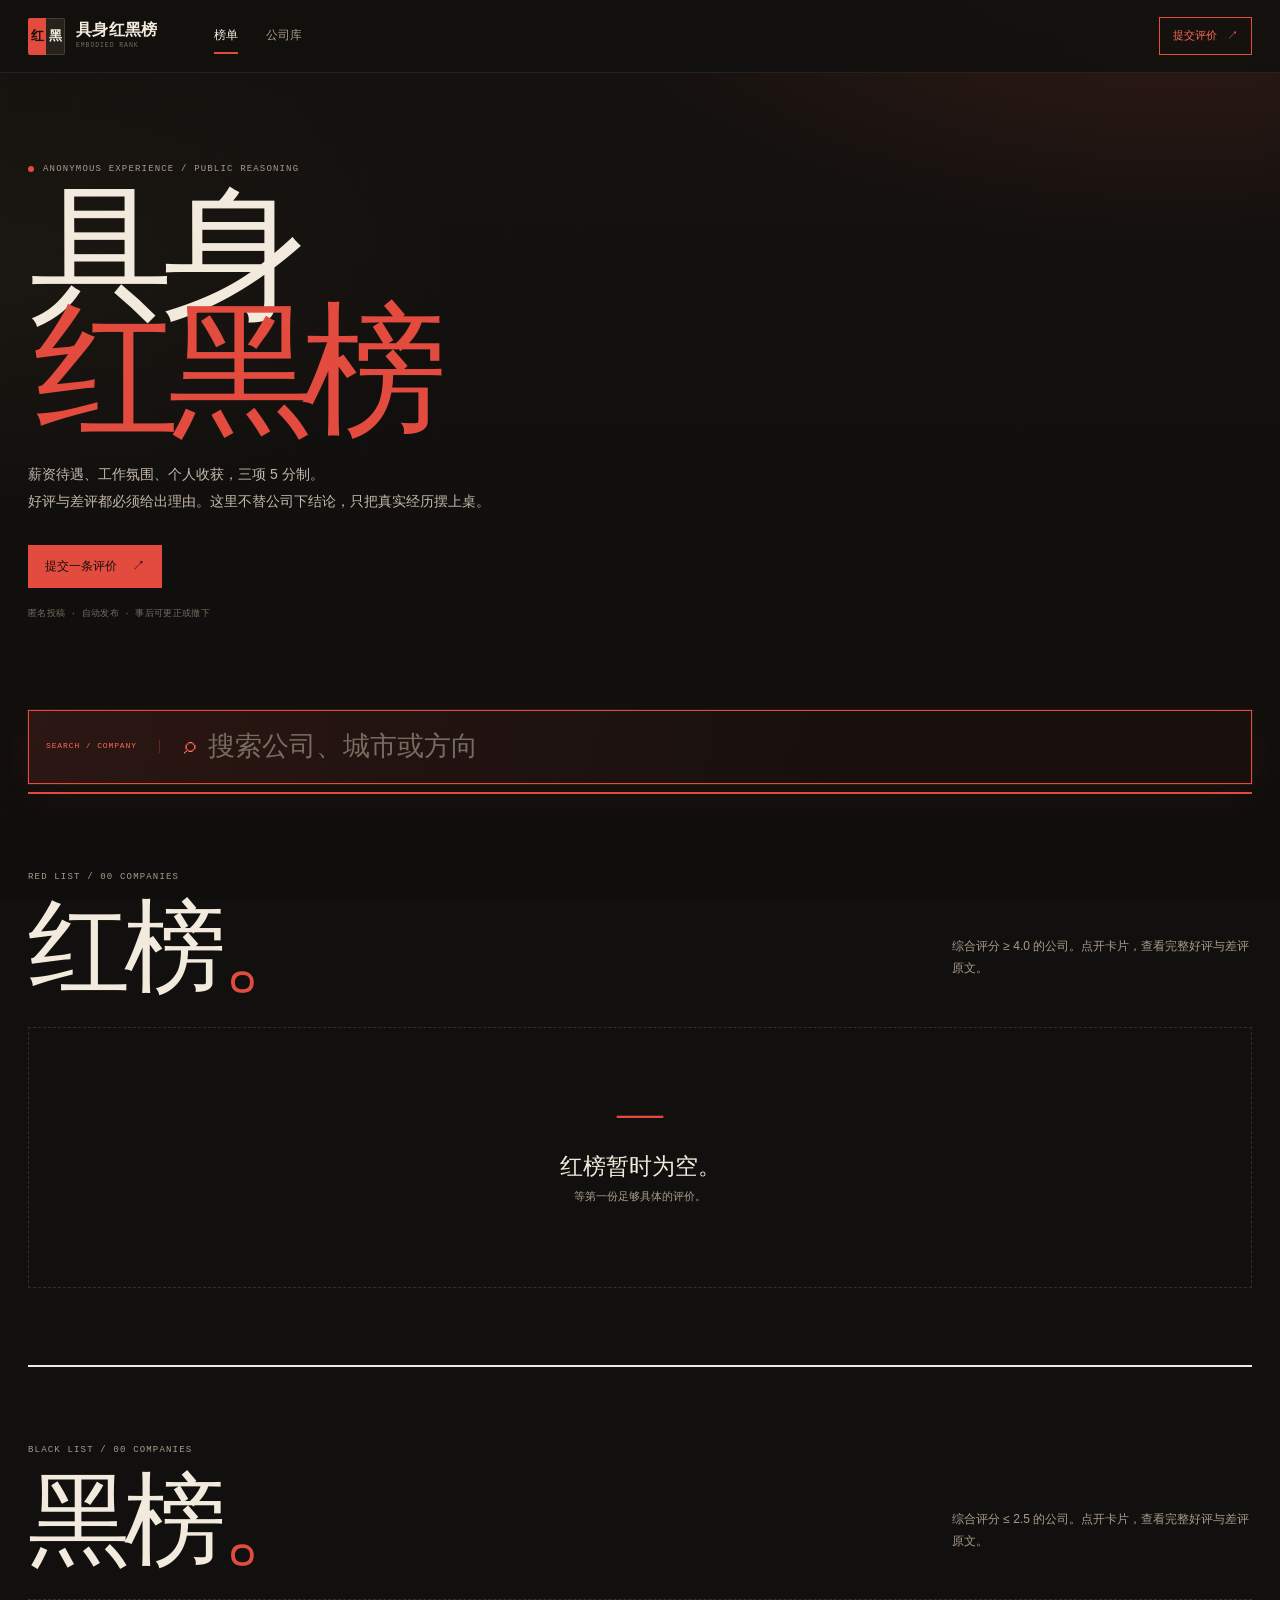
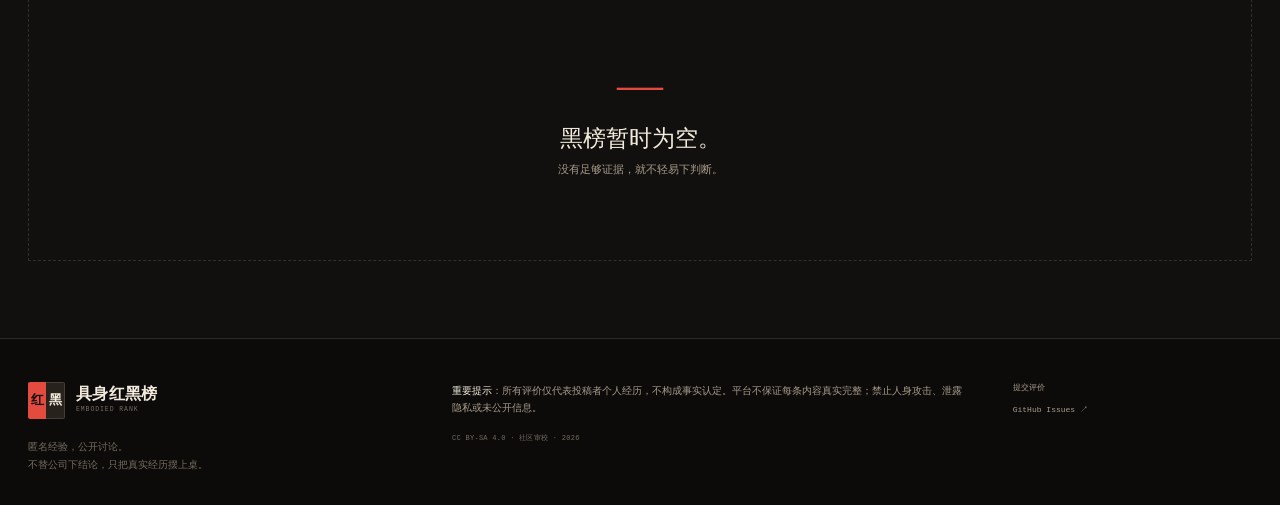
<file: index.html>
<!doctype html>
<html lang="zh-CN" class="no-js">
<head>
  <meta charset="utf-8">
  <meta name="viewport" content="width=device-width, initial-scale=1">
  <title>具身红黑榜 · 具身智能公司匿名评价</title>
  <meta name="description" content="具身红黑榜：匿名收录具身智能公司的薪资待遇、工作氛围与个人收获评价。好评与差评都要给理由。">
  <meta name="theme-color" content="#12100e">
  <meta name="color-scheme" content="dark">
  <meta property="og:type" content="website">
  <meta property="og:site_name" content="具身红黑榜">
  <meta property="og:locale" content="zh_CN">
  <meta property="og:title" content="具身红黑榜 · 具身智能公司匿名评价">
  <meta property="og:description" content="薪资、氛围、成长三项 5 分制。好评与差评都保留理由。">
  <meta property="og:url" content="https://dreamfallenflowers.github.io/embodied-redblack/">
  <meta property="og:image" content="https://dreamfallenflowers.github.io/embodied-redblack/assets/img/og-cover.png">
  <meta name="twitter:card" content="summary_large_image">
  <meta name="twitter:title" content="具身红黑榜 · 具身智能公司匿名评价">
  <meta name="twitter:description" content="薪资、氛围、成长三项 5 分制。好评与差评都保留理由。">
  <meta name="twitter:image" content="https://dreamfallenflowers.github.io/embodied-redblack/assets/img/og-cover.png">
  <link rel="canonical" href="https://dreamfallenflowers.github.io/embodied-redblack/">
  <link rel="icon" href="assets/img/favicon.svg" type="image/svg+xml">
  <link rel="stylesheet" href="assets/css/styles.css?v=20261112-6">
  <script>document.documentElement.classList.replace('no-js','js');</script>
</head>
<body>
  <a class="skip-link" href="#main">跳到主要内容</a>
  <div class="backdrop" aria-hidden="true"></div>

  <header class="site-header" id="site-header">
    <div class="header-inner wrap">
      <a class="brand" href="#/" aria-label="具身红黑榜首页">
        <span class="brand-mark" aria-hidden="true"><b>红</b><i>黑</i></span>
        <span class="brand-copy"><strong>具身红黑榜</strong><small>EMBODIED RANK</small></span>
      </a>
      <nav class="primary-nav" aria-label="主导航">
        <a href="#/" data-nav="home">榜单</a>
        <a href="#/companies" data-nav="companies">公司库</a>
      </nav>
      <div class="header-actions">
        <a class="header-submit" href="#/submit">提交评价 <span>↗</span></a>
        <button class="menu-toggle" type="button" aria-label="打开菜单" aria-expanded="false" data-menu-toggle>
          <span></span><span></span>
        </button>
      </div>
    </div>
    <div class="mobile-menu" id="mobile-menu">
      <a href="#/">榜单</a>
      <a href="#/companies">公司库</a>
      <a href="#/submit">提交评价</a>
    </div>
  </header>

  <main id="main" tabindex="-1">
    <div class="app-loading">
      <span class="loading-mark" aria-hidden="true"></span>
      <p>正在整理评价…</p>
    </div>
  </main>

  <footer class="site-footer">
    <div class="footer-inner wrap">
      <div class="footer-brand">
        <a class="brand" href="#/" aria-label="具身红黑榜首页">
          <span class="brand-mark" aria-hidden="true"><b>红</b><i>黑</i></span>
          <span class="brand-copy"><strong>具身红黑榜</strong><small>EMBODIED RANK</small></span>
        </a>
        <p>匿名经验，公开讨论。<br>不替公司下结论，只把真实经历摆上桌。</p>
      </div>
      <div class="footer-note">
        <p><strong>重要提示</strong>：所有评价仅代表投稿者个人经历，不构成事实认定。平台不保证每条内容真实完整；禁止人身攻击、泄露隐私或未公开信息。</p>
        <p class="footer-meta">CC BY-SA 4.0 · 社区审校 · <span data-year></span></p>
      </div>
      <div class="footer-links">
        <a href="#/submit">提交评价</a>
        <a href="https://github.com/DreamFallenFlowers/embodied-redblack/issues" target="_blank" rel="noopener">GitHub Issues ↗</a>
      </div>
    </div>
  </footer>

  <div class="toast-region" id="toast-region" aria-live="polite"></div>
  <script src="assets/js/config.js?v=20261112-6"></script>
  <script src="assets/js/data.js?v=20261112-6"></script>
  <script src="assets/js/app.js?v=20261112-6"></script>
</body>
</html>
</file>
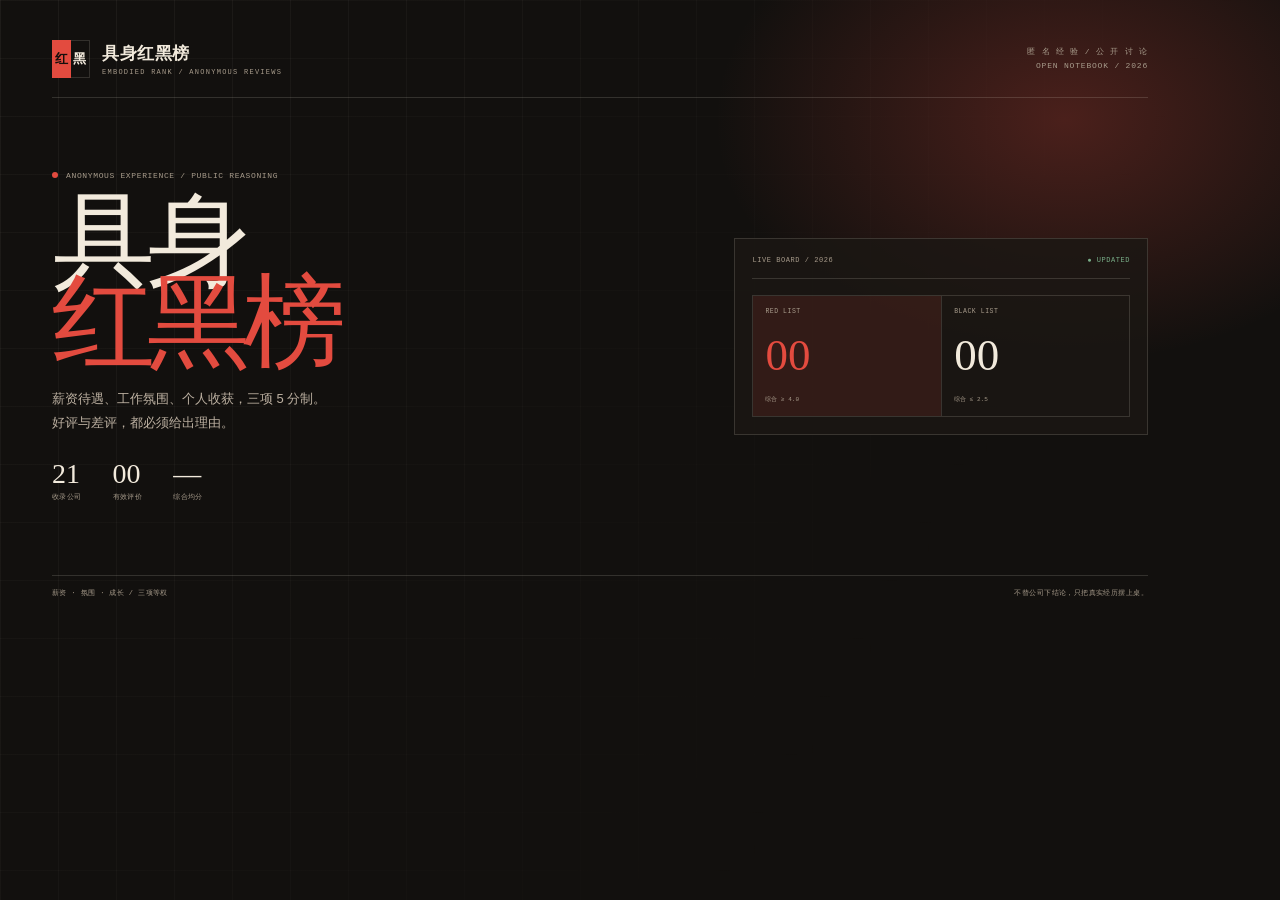
<file: scripts/og-template.html>
<!doctype html>
<html lang="zh-CN">
<head>
<meta charset="utf-8">
<style>
  :root { --bg:#12100e; --ink:#f2eadc; --muted:#a79b8b; --red:#e34b3f; --gold:#d4a45e; --line:rgba(242,234,220,.15); --serif:"Songti SC","STSong","Noto Serif SC",Georgia,serif; --sans:"PingFang SC","Microsoft YaHei",sans-serif; --mono:Consolas,monospace; }
  * { box-sizing:border-box; }
  body { width:1200px; height:630px; margin:0; overflow:hidden; background:var(--bg); color:var(--ink); font-family:var(--sans); }
  .grid { position:absolute; inset:0; background-image:linear-gradient(to right,rgba(242,234,220,.055) 1px,transparent 1px),linear-gradient(to bottom,rgba(242,234,220,.04) 1px,transparent 1px); background-size:58px 58px; mask-image:linear-gradient(120deg,#000,transparent 72%); }
  .glow { position:absolute; width:750px; height:520px; right:-160px; top:-140px; background:radial-gradient(ellipse,rgba(227,75,63,.27),transparent 66%); }
  .frame { position:relative; height:100%; padding:40px 52px 32px; display:flex; flex-direction:column; }
  .top { display:flex; justify-content:space-between; align-items:center; padding-bottom:19px; border-bottom:1px solid var(--line); }
  .brand { display:flex; gap:12px; align-items:center; }
  .mark { display:flex; width:38px; height:38px; font-family:var(--serif); font-weight:700; font-size:13px; }
  .mark b,.mark i { display:grid; place-items:center; flex:1; font-style:normal; }
  .mark b { background:var(--red); color:#150f0c; }
  .mark i { border:1px solid var(--line); border-left:0; color:var(--ink); }
  .brand strong { display:block; font-family:var(--serif); font-size:17px; letter-spacing:.03em; }
  .brand small { display:block; margin-top:3px; color:var(--muted); font-family:var(--mono); font-size:7px; letter-spacing:.18em; }
  .top-meta { color:var(--muted); font-family:var(--mono); font-size:8px; letter-spacing:.1em; line-height:1.8; text-align:right; }
  .main { flex:1; display:grid; grid-template-columns:1.2fr .8fr; gap:62px; align-items:center; }
  .kicker { display:flex; align-items:center; gap:8px; color:var(--muted); font-family:var(--mono); font-size:8px; letter-spacing:.08em; }
  .kicker i { width:6px; height:6px; border-radius:50%; background:var(--red); }
  h1 { margin:21px 0 0; font-family:var(--serif); font-size:103px; line-height:.79; letter-spacing:-.075em; font-weight:500; }
  h1 em { display:block; color:var(--red); font-style:normal; }
  .lede { margin:24px 0 0; max-width:500px; color:#bcb0a1; font-size:13px; line-height:1.85; }
  .stats { display:flex; gap:31px; margin-top:25px; }
  .stats strong { display:block; font-family:var(--serif); font-size:28px; line-height:1; font-weight:500; }
  .stats span { display:block; margin-top:5px; color:var(--muted); font-family:var(--mono); font-size:6.5px; letter-spacing:.06em; }
  .board { border:1px solid var(--line); background:rgba(27,23,19,.8); padding:17px; }
  .board-top { display:flex; justify-content:space-between; padding-bottom:14px; border-bottom:1px solid var(--line); color:var(--muted); font-family:var(--mono); font-size:7px; letter-spacing:.08em; }
  .board-top b { color:#79ae88; font-weight:400; }
  .split { display:grid; grid-template-columns:1fr 1fr; border:1px solid var(--line); margin-top:16px; }
  .half { min-height:120px; padding:12px; display:flex; flex-direction:column; justify-content:space-between; }
  .half + .half { border-left:1px solid var(--line); }
  .half.red { background:rgba(227,75,63,.12); }
  .half span { color:var(--muted); font-family:var(--mono); font-size:6.5px; letter-spacing:.08em; }
  .half strong { font-family:var(--serif); font-size:45px; line-height:.85; font-weight:500; }
  .half.red strong { color:var(--red); }
  .half small { color:var(--muted); font-family:var(--mono); font-size:6px; }
  .foot { display:flex; justify-content:space-between; border-top:1px solid var(--line); padding-top:12px; color:var(--muted); font-family:var(--mono); font-size:7px; letter-spacing:.06em; }
</style>
</head>
<body>
  <div class="grid"></div><div class="glow"></div>
  <div class="frame">
    <div class="top">
      <div class="brand"><span class="mark"><b>红</b><i>黑</i></span><div><strong>具身红黑榜</strong><small>EMBODIED RANK / ANONYMOUS REVIEWS</small></div></div>
      <div class="top-meta">匿 名 经 验 / 公 开 讨 论<br>OPEN NOTEBOOK / 2026</div>
    </div>
    <div class="main">
      <div>
        <div class="kicker"><i></i>ANONYMOUS EXPERIENCE / PUBLIC REASONING</div>
        <h1>具身<em>红黑榜</em></h1>
        <p class="lede">薪资待遇、工作氛围、个人收获，三项 5 分制。<br>好评与差评，都必须给出理由。</p>
        <div class="stats">
          <div><strong>21</strong><span>收录公司</span></div>
          <div><strong>00</strong><span>有效评价</span></div>
          <div><strong>—</strong><span>综合均分</span></div>
        </div>
      </div>
      <div class="board">
        <div class="board-top"><span>LIVE BOARD / 2026</span><b>● UPDATED</b></div>
        <div class="split">
          <div class="half red"><span>RED LIST</span><strong>00</strong><small>综合 ≥ 4.0</small></div>
          <div class="half"><span>BLACK LIST</span><strong>00</strong><small>综合 ≤ 2.5</small></div>
        </div>
      </div>
    </div>
    <div class="foot"><span>薪资 · 氛围 · 成长 / 三项等权</span><span>不替公司下结论，只把真实经历摆上桌。</span></div>
  </div>
</body>
</html>
</file>
<file: assets/css/styles.css>
:root {
  --bg: #12100e;
  --bg-deep: #0c0b0a;
  --panel: #1a1713;
  --panel-2: #211d18;
  --ink: #f2eadc;
  --muted: #a79b8b;
  --muted-2: #766c60;
  --red: #e34b3f;
  --red-bright: #ff6a57;
  --red-deep: #8b2923;
  --good: #79ae88;
  --gold: #d4a45e;
  --line: rgba(242, 234, 220, 0.14);
  --line-soft: rgba(242, 234, 220, 0.08);
  --serif: "Songti SC", "STSong", "Noto Serif SC", "SimSun", Georgia, serif;
  --sans: "PingFang SC", "Microsoft YaHei", -apple-system, BlinkMacSystemFont, sans-serif;
  --mono: "Cascadia Code", Consolas, "SFMono-Regular", monospace;
  --wrap: 1240px;
  --radius: 2px;
}

* { box-sizing: border-box; }
html { scroll-behavior: smooth; color-scheme: dark; }
body {
  margin: 0;
  background: var(--bg);
  color: var(--ink);
  font-family: var(--sans);
  font-size: 14px;
  line-height: 1.6;
  -webkit-font-smoothing: antialiased;
  overflow-x: hidden;
}
body.is-locked { overflow: hidden; }
a { color: inherit; text-decoration: none; }
button, input, select, textarea { font: inherit; }
button { color: inherit; }
img { max-width: 100%; display: block; }
::selection { background: var(--red); color: #140f0c; }

.sr-only {
  position: absolute; width: 1px; height: 1px; padding: 0; margin: -1px;
  overflow: hidden; clip: rect(0, 0, 0, 0); white-space: nowrap; border: 0;
}
.skip-link {
  position: fixed; z-index: 100; top: -60px; left: 16px; padding: 10px 14px;
  background: var(--ink); color: var(--bg); font-size: 12px; transition: top .2s;
}
.skip-link:focus { top: 12px; }
.wrap { width: min(100% - 56px, var(--wrap)); margin: 0 auto; }
.backdrop {
  position: fixed; inset: 0; z-index: -2; pointer-events: none;
  background:
    radial-gradient(ellipse 70% 48% at 92% -4%, rgba(227, 75, 63, .16), transparent 65%),
    radial-gradient(ellipse 52% 38% at 0% 30%, rgba(212, 164, 94, .045), transparent 70%),
    linear-gradient(180deg, #15120f 0%, var(--bg) 42%, #100e0c 100%);
}
.backdrop::after {
  content: ""; position: absolute; inset: 0; opacity: .3;
  background-image: linear-gradient(to right, rgba(242,234,220,.035) 1px, transparent 1px),
    linear-gradient(to bottom, rgba(242,234,220,.025) 1px, transparent 1px);
  background-size: 72px 72px;
  mask-image: linear-gradient(120deg, #000 0%, transparent 68%);
}
.eyebrow {
  display: flex; align-items: center; gap: 9px; margin: 0;
  font-family: var(--mono); font-size: 9px; line-height: 1.4;
  letter-spacing: .13em; text-transform: uppercase; color: var(--muted);
}
.eyebrow-dot { width: 6px; height: 6px; border-radius: 50%; background: var(--red); flex: 0 0 auto; }

/* ------------------------------------------------------------- header */
.site-header {
  position: sticky; top: 0; z-index: 30;
  background: rgba(18, 16, 14, .88);
  border-bottom: 1px solid var(--line-soft);
  backdrop-filter: blur(17px);
}
.header-inner {
  min-height: 72px; display: flex; align-items: center; gap: 38px;
}
.brand { display: inline-flex; align-items: center; gap: 11px; flex: 0 0 auto; }
.brand-mark {
  width: 37px; height: 37px; display: flex; overflow: hidden; border-radius: 2px;
  font-family: var(--serif); font-size: 13px; font-weight: 700;
}
.brand-mark b, .brand-mark i { display: grid; place-items: center; flex: 1; font-style: normal; }
.brand-mark b { background: var(--red); color: #150f0c; }
.brand-mark i { background: #27221c; color: var(--ink); border: 1px solid var(--line); border-left: 0; }
.brand-copy { display: flex; flex-direction: column; line-height: 1.05; }
.brand-copy strong { font-family: var(--serif); font-size: 16px; letter-spacing: .02em; font-weight: 600; }
.brand-copy small { margin-top: 4px; font-family: var(--mono); font-size: 6.5px; letter-spacing: .14em; color: var(--muted-2); }
.primary-nav { display: flex; align-items: center; gap: 28px; margin-left: 18px; }
.primary-nav a {
  position: relative; padding: 8px 0; color: var(--muted); font-size: 12px; transition: color .2s;
}
.primary-nav a:hover { color: var(--ink); }
.primary-nav a.is-active { color: var(--ink); }
.primary-nav a.is-active::after {
  content: ""; position: absolute; left: 0; right: 0; bottom: 0; height: 2px; background: var(--red);
}
.header-actions { display: flex; align-items: center; gap: 10px; margin-left: auto; }
.header-submit {
  display: inline-flex; align-items: center; gap: 10px; padding: 9px 13px;
  border: 1px solid var(--red); color: var(--red-bright); font-size: 11px;
  transition: background .2s, color .2s;
}
.header-submit:hover { background: var(--red); color: #150f0c; }
.menu-toggle { display: none; width: 38px; height: 38px; padding: 10px; border: 1px solid var(--line); background: transparent; }
.menu-toggle span { display: block; height: 1px; margin: 4px 0; background: var(--ink); }
.mobile-menu { display: none; }

/* --------------------------------------------------------------- hero */
.hero {
  display: grid; grid-template-columns: minmax(0, 1.08fr) minmax(380px, .92fr);
  gap: clamp(38px, 7vw, 110px); align-items: end;
  padding-top: clamp(58px, 8vw, 112px); padding-bottom: clamp(64px, 9vw, 126px);
}
.hero-copy { max-width: 690px; }
.hero--simple {
  display: block;
  padding-top: clamp(54px, 7vw, 92px);
  padding-bottom: clamp(48px, 6vw, 76px);
}
.hero--simple .hero-copy { max-width: 860px; }
.home-search {
  padding-top: 12px;
  padding-bottom: 8px;
}
.home-search-box {
  position: relative;
  display: flex;
  align-items: center;
  gap: 24px;
  min-height: 74px;
  padding: 13px 17px;
  border: 1px solid var(--red);
  background: linear-gradient(90deg, rgba(227,75,63,.13), rgba(227,75,63,.035) 66%);
  box-shadow: 0 0 0 1px rgba(227,75,63,.12), 0 12px 46px rgba(227,75,63,.07);
}
.home-search-label {
  flex: 0 0 auto;
  padding-right: 22px;
  border-right: 1px solid rgba(227,75,63,.32);
  color: var(--red-bright);
  font-family: var(--mono);
  font-size: 8px;
  letter-spacing: .11em;
}
.home-search-field { display: flex; align-items: center; gap: 12px; flex: 1; min-width: 0; }
.home-search-field i { color: var(--red-bright); font-family: var(--mono); font-size: 23px; font-style: normal; line-height: 1; }
.home-search-field input {
  width: 100%;
  min-width: 0;
  padding: 0;
  border: 0;
  outline: 0;
  background: transparent;
  color: var(--ink);
  font-family: var(--serif);
  font-size: clamp(20px, 2.2vw, 27px);
  line-height: 1.3;
}
.home-search-field input::placeholder { color: var(--muted-2); }
.home-search-field input:focus { color: var(--ink); }
#home-search-count { flex: 0 0 auto; color: var(--muted-2); font-family: var(--mono); font-size: 8px; }
.search-results { padding-top: 32px !important; }
.search-results .section-head { border-bottom: 1px solid var(--line); padding-bottom: 18px; }
.search-results .company-index-grid { margin-top: 13px; }
.search-results .empty-state { margin-top: 20px; }
.hero h1 {
  margin: 23px 0 0; font-family: var(--serif); font-size: clamp(86px, 11.3vw, 158px);
  line-height: .8; letter-spacing: -.075em; font-weight: 500;
}
.hero h1 em { color: var(--red); font-style: normal; display: inline-block; margin-left: .04em; }
.hero-lede {
  max-width: 520px; margin: 31px 0 0; color: #c3b8aa; font-size: 14px; line-height: 1.95;
}
.hero-actions { display: flex; flex-wrap: wrap; gap: 10px; margin-top: 30px; }
.hero-note { margin: 20px 0 0; color: var(--muted-2); font-family: var(--mono); font-size: 8.5px; letter-spacing: .04em; }
.button {
  display: inline-flex; align-items: center; justify-content: space-between; gap: 15px;
  min-height: 43px; padding: 0 16px; border: 1px solid transparent;
  font-size: 11.5px; line-height: 1; transition: background .2s, color .2s, border-color .2s;
}
.button span { font-family: var(--mono); font-size: 13px; }
.button--red { background: var(--red); border-color: var(--red); color: #160f0c; }
.button--red:hover { background: var(--red-bright); border-color: var(--red-bright); }
.button--ghost { border-color: var(--line); color: var(--ink); background: transparent; }
.button--ghost:hover { border-color: var(--ink); background: var(--ink); color: var(--bg); }

.hero-board {
  position: relative; padding: 20px; border: 1px solid var(--line);
  background: linear-gradient(145deg, #1d1914, #15120f 72%);
  box-shadow: 0 24px 70px rgba(0,0,0,.35);
  overflow: hidden;
}
.hero-board::before {
  content: ""; position: absolute; inset: 0; pointer-events: none; opacity: .55;
  background: radial-gradient(circle at 100% 0, rgba(227,75,63,.2), transparent 42%);
}
.board-top, .board-live { position: relative; display: flex; align-items: center; justify-content: space-between; }
.board-top {
  padding-bottom: 17px; border-bottom: 1px solid var(--line-soft);
  font-family: var(--mono); font-size: 8px; letter-spacing: .12em; color: var(--muted-2);
}
.board-live { gap: 6px; color: var(--good); }
.board-live i { width: 5px; height: 5px; border-radius: 50%; background: var(--good); }
.board-numbers { position: relative; display: grid; grid-template-columns: repeat(3, 1fr); padding: 23px 0 21px; }
.board-numbers > div { display: flex; flex-direction: column; gap: 4px; border-right: 1px solid var(--line-soft); padding-left: 18px; }
.board-numbers > div:first-child { padding-left: 0; }
.board-numbers > div:last-child { border-right: 0; }
.board-numbers strong { font-family: var(--serif); font-size: 40px; line-height: .9; font-weight: 500; letter-spacing: -.04em; }
.board-numbers span { font-family: var(--mono); font-size: 7.5px; letter-spacing: .08em; color: var(--muted-2); }
.board-split { position: relative; display: grid; grid-template-columns: 1fr 1fr; border: 1px solid var(--line); }
.board-half { min-height: 119px; padding: 14px; display: flex; flex-direction: column; justify-content: space-between; transition: background .2s; }
.board-half + .board-half { border-left: 1px solid var(--line); }
.board-half:hover { background: rgba(242,234,220,.045); }
.board-half--red { background: rgba(227,75,63,.11); }
.board-half--black { background: rgba(242,234,220,.02); }
.board-half span, .board-half small { font-family: var(--mono); font-size: 7.5px; letter-spacing: .1em; color: var(--muted-2); }
.board-half strong { font-family: var(--serif); font-size: 48px; line-height: .9; font-weight: 500; }
.board-half--red strong { color: var(--red-bright); }
.board-half--black strong { color: var(--ink); }
.board-half small { text-transform: uppercase; }
.board-foot {
  display: flex; justify-content: space-between; gap: 10px; padding-top: 14px;
  font-family: var(--mono); font-size: 7px; letter-spacing: .05em; color: var(--muted-2);
}

/* --------------------------------------------------------------- demos */
.demo-banner {
  display: flex; align-items: center; gap: 13px; margin-bottom: 6px; padding: 12px 15px;
  border: 1px solid rgba(212,164,94,.35); background: rgba(212,164,94,.055);
  font-size: 11px; color: #cbbcaa;
}
.demo-banner p { margin: 0; flex: 1; line-height: 1.6; }
.demo-banner a { white-space: nowrap; color: var(--gold); font-family: var(--mono); font-size: 8.5px; }
.demo-mark, .demo-chip {
  display: inline-flex; align-items: center; justify-content: center;
  border: 1px solid rgba(212,164,94,.45); color: var(--gold);
  font-family: var(--mono); font-size: 7px; line-height: 1; letter-spacing: .08em;
  padding: 4px 5px; white-space: nowrap;
}
.demo-chip { vertical-align: middle; }

/* ------------------------------------------------------------- section */
.section { padding-top: clamp(64px, 8vw, 112px); padding-bottom: 0; }
.list-section {
  padding-top: clamp(48px, 6vw, 78px);
  padding-bottom: clamp(48px, 6vw, 78px);
  border-top: 1px solid var(--line);
}
.list-section--red { border-top: 2px solid var(--red); }
.list-section--black { border-top: 2px solid var(--ink); }
.list-section .section-head h2 { font-size: clamp(58px, 8vw, 104px); }
.list-section .section-head h2 span { color: var(--red); }
.list-section .section-aside { max-width: 300px; padding-bottom: 7px; }
.list-section .company-list {
  margin-top: 28px;
  grid-template-columns: repeat(auto-fit, minmax(380px, 1fr));
}
.list-section .empty-state { margin-top: 28px; }
.section-head { display: flex; align-items: flex-end; justify-content: space-between; gap: 38px; }
.section-head .eyebrow { margin-bottom: 15px; }
.section-title, .section-head h2 {
  margin: 0; font-family: var(--serif); font-size: clamp(44px, 5.2vw, 68px);
  line-height: .98; letter-spacing: -.055em; font-weight: 500;
}
.section-title em, .section-head h2 em { color: var(--red); font-style: normal; }
.section-aside { max-width: 330px; padding-bottom: 4px; color: var(--muted); font-size: 12px; line-height: 1.85; }
.section-aside p { margin: 0 0 16px; }
.section-aside--inline { max-width: 260px; padding: 0; }
.section-head--compact { align-items: center; }
.section-title--small { font-size: clamp(30px, 3.2vw, 42px); }
.text-link { display: inline-flex; align-items: center; gap: 8px; color: var(--ink); font-family: var(--mono); font-size: 8.5px; letter-spacing: .05em; border-bottom: 1px solid var(--muted-2); padding-bottom: 3px; }
.text-link:hover { color: var(--red-bright); border-color: var(--red); }

/* ------------------------------------------------------------ board */
.board-tools {
  display: flex; align-items: center; justify-content: space-between; gap: 18px;
  margin-top: 39px; padding: 12px 0; border-top: 1px solid var(--line); border-bottom: 1px solid var(--line);
}
.tabs { display: flex; flex-wrap: wrap; align-items: center; gap: 3px; }
.tab {
  padding: 8px 10px; border: 1px solid transparent; background: transparent;
  color: var(--muted); font-size: 11px; cursor: pointer; transition: color .2s, border-color .2s, background .2s;
}
.tab span { margin-left: 4px; color: var(--muted-2); font-family: var(--mono); font-size: 8px; }
.tab:hover { color: var(--ink); }
.tab.is-active { border-color: var(--line); background: var(--ink); color: var(--bg); }
.tab.is-active span { color: rgba(18,16,14,.55); }
.board-controls { display: flex; align-items: center; gap: 8px; }
.search-field { position: relative; display: block; }
.search-field input {
  width: 218px; height: 34px; padding: 0 30px 0 10px; border: 1px solid var(--line);
  border-radius: 0; outline: 0; background: transparent; color: var(--ink); font-size: 10.5px;
}
.search-field input::placeholder { color: var(--muted-2); }
.search-field input:focus { border-color: var(--red); }
.search-field i { position: absolute; right: 9px; top: 6px; color: var(--muted-2); font-style: normal; font-size: 16px; pointer-events: none; }
select {
  height: 34px; padding: 0 28px 0 10px; border: 1px solid var(--line); border-radius: 0;
  background: var(--panel); color: var(--ink); font-size: 10.5px; outline: 0;
  color-scheme: dark;
}
select:focus { border-color: var(--red); }
select option {
  background-color: #1b1713;
  color: #f2eadc;
}
select option:disabled { color: #766c60; }

.custom-select { position: relative; }
.custom-select-trigger {
  width: 100%; min-height: 38px; display: flex; align-items: center; justify-content: space-between;
  gap: 10px; padding: 8px 10px; border: 1px solid var(--line); border-radius: 0;
  background: rgba(242,234,220,.035); color: var(--ink); font-size: 12px; text-align: left; cursor: pointer;
}
.custom-select-trigger:hover { border-color: rgba(242,234,220,.3); }
.custom-select-trigger[aria-expanded="true"] { border-color: var(--red); background: rgba(242,234,220,.05); }
.custom-select-trigger i { color: var(--muted); font-family: var(--mono); font-size: 13px; font-style: normal; }
.custom-select-menu {
  position: absolute; z-index: 40; top: calc(100% + 4px); left: 0; right: 0;
  padding: 4px; border: 1px solid var(--red); background: #1b1713;
  box-shadow: 0 18px 38px rgba(0,0,0,.5); max-height: 224px; overflow-y: auto;
}
.custom-option {
  display: block; width: 100%; padding: 9px 10px; border: 0; border-radius: 0;
  background: transparent; color: #f2eadc; font-size: 11.5px; text-align: left; cursor: pointer;
}
.custom-option:hover, .custom-option:focus-visible { outline: 0; background: rgba(227,75,63,.16); }
.custom-option[aria-selected="true"] { background: var(--red); color: #160f0c; }
.company-list { display: grid; grid-template-columns: repeat(2, minmax(0, 1fr)); gap: 10px; margin-top: 14px; }
.company-card {
  position: relative; display: flex; flex-direction: column; min-height: 272px; padding: 19px;
  border: 1px solid var(--line); background: rgba(26,23,19,.74);
  transition: border-color .2s, background .2s, transform .25s;
}
.company-card:hover { transform: translateY(-3px); border-color: rgba(227,75,63,.58); background: #1e1a16; }
.company-card.is-red { border-top: 2px solid var(--red); }
.company-card.is-black { border-top: 2px solid #e9dfd0; }
.company-card.is-watch { border-top: 2px solid var(--gold); }
.company-card.is-pending { border-top: 2px solid var(--line); }
.company-card-top { display: flex; align-items: center; gap: 9px; }
.company-rank { color: var(--muted-2); font-family: var(--mono); font-size: 9px; }
.company-sector { color: var(--muted); font-family: var(--mono); font-size: 7.5px; letter-spacing: .05em; text-transform: uppercase; }
.company-card-top .demo-chip { margin-left: auto; }
.company-card-main { display: flex; justify-content: space-between; align-items: flex-start; gap: 10px; margin-top: 27px; }
.company-card h3 { margin: 0; font-family: var(--serif); font-size: 29px; line-height: 1.1; letter-spacing: -.035em; font-weight: 600; }
.company-en { margin: 5px 0 0; color: var(--muted-2); font-family: var(--mono); font-size: 8px; letter-spacing: .04em; }
.company-score { display: flex; flex-direction: column; align-items: flex-end; flex: 0 0 auto; }
.company-score > strong { font-family: var(--serif); font-size: 44px; line-height: .82; font-weight: 500; letter-spacing: -.06em; }
.company-score > span { color: var(--muted-2); font-family: var(--mono); font-size: 7px; }
.verdict {
  display: inline-flex; padding: 4px 6px; border: 1px solid currentColor;
  font-family: var(--mono); font-size: 8px; line-height: 1.2; letter-spacing: .06em; white-space: nowrap;
}
.verdict.is-red { color: var(--red-bright); }
.verdict.is-black { color: var(--ink); }
.verdict.is-watch { color: var(--gold); }
.verdict.is-pending { color: var(--muted-2); }
.company-bars { display: flex; flex-direction: column; gap: 6px; margin-top: 20px; }
.score-row { display: grid; grid-template-columns: 35px minmax(0,1fr) 27px; align-items: center; gap: 9px; color: var(--muted-2); font-family: var(--mono); font-size: 7.5px; }
.score-row b { color: var(--muted); font-weight: 400; text-align: right; }
.score-track { height: 2px; background: rgba(242,234,220,.1); overflow: hidden; }
.score-track i { display: block; height: 100%; background: var(--red); }
.company-card.is-black .score-track i { background: #c8bdae; }
.company-card.is-watch .score-track i { background: var(--gold); }
.company-card-foot { display: flex; justify-content: space-between; gap: 8px; margin-top: auto; padding-top: 16px; border-top: 1px solid var(--line-soft); color: var(--muted-2); font-family: var(--mono); font-size: 7.5px; }
.company-card-foot b { color: var(--good); font-weight: 400; }
.company-card-foot em { color: var(--red-bright); font-style: normal; }
.company-card-foot i { color: var(--muted-2); font-style: normal; margin: 0 3px; }
.company-empty { margin-top: auto; padding-top: 20px; border-top: 1px solid var(--line-soft); color: var(--muted-2); font-size: 11px; }
.company-empty p { margin: 0 0 8px; }
.company-empty span { color: var(--muted); font-family: var(--mono); font-size: 8px; }
.company-empty i { color: var(--red-bright); font-style: normal; }
.empty-state {
  grid-column: 1 / -1; display: flex; flex-direction: column; align-items: center;
  padding: 62px 22px; border: 1px dashed var(--line); color: var(--muted);
  text-align: center;
}
.empty-state > span { color: var(--red); font-family: var(--serif); font-size: 46px; line-height: 1; }
.empty-state h3 { margin: 13px 0 3px; font-family: var(--serif); font-size: 23px; font-weight: 500; color: var(--ink); }
.empty-state p { margin: 0 0 19px; font-size: 11px; }
.empty-state .button { min-height: 36px; }

/* ------------------------------------------------------------ latest */
.latest-section { padding-bottom: clamp(70px, 9vw, 120px); }
.latest-grid { display: grid; grid-template-columns: repeat(2, minmax(0,1fr)); gap: 10px; margin-top: 28px; }
.voice-card {
  display: flex; flex-direction: column; min-height: 180px; padding: 17px;
  border: 1px solid var(--line); background: rgba(26,23,19,.58); transition: border-color .2s, background .2s;
}
.voice-card:hover { border-color: rgba(227,75,63,.48); background: var(--panel); }
.voice-top { display: flex; align-items: center; justify-content: space-between; color: var(--muted-2); font-family: var(--mono); font-size: 7.5px; }
.type-chip {
  display: inline-flex; width: fit-content; padding: 4px 6px; border: 1px solid currentColor;
  font-family: var(--mono); font-size: 8px; letter-spacing: .06em; white-space: nowrap;
}
.type-chip.is-good { color: var(--good); }
.type-chip.is-bad { color: var(--red-bright); }
.type-chip.is-neutral { color: var(--gold); }
.voice-card > strong { margin-top: 16px; font-family: var(--serif); font-size: 20px; font-weight: 500; }
.voice-card > p { display: -webkit-box; -webkit-line-clamp: 3; -webkit-box-orient: vertical; overflow: hidden; margin: 7px 0 0; color: var(--muted); font-size: 11px; line-height: 1.8; }
.voice-scores { display: flex; gap: 12px; margin-top: auto; padding-top: 14px; color: var(--muted-2); font-family: var(--mono); font-size: 7.5px; }
.voice-scores span:first-child { color: var(--red-bright); }

/* ------------------------------------------------------------ method */
.method-band { border-top: 1px solid var(--line); border-bottom: 1px solid var(--line); background: rgba(242,234,220,.025); }
.method-band-inner { display: grid; grid-template-columns: .9fr 1.2fr; align-items: end; gap: 42px; padding-top: 52px; padding-bottom: 52px; }
.method-band h2 { margin: 14px 0 0; font-family: var(--serif); font-size: clamp(36px,4vw,52px); line-height: .98; letter-spacing: -.05em; font-weight: 500; }
.method-band h2 em { color: var(--red); font-style: normal; }
.method-steps { display: grid; grid-template-columns: repeat(3, 1fr); gap: 19px; }
.method-steps > div { padding-left: 13px; border-left: 1px solid var(--line); }
.method-steps span { color: var(--red); font-family: var(--mono); font-size: 8px; }
.method-steps strong { display: block; margin-top: 9px; font-family: var(--serif); font-size: 17px; font-weight: 500; }
.method-steps p { margin: 7px 0 0; color: var(--muted); font-size: 10.5px; line-height: 1.7; }
.submit-strip { display: flex; align-items: flex-end; justify-content: space-between; gap: 54px; padding-top: clamp(70px, 9vw, 118px); padding-bottom: clamp(70px, 9vw, 118px); }
.submit-strip h2 { margin: 14px 0 0; font-family: var(--serif); font-size: clamp(43px,5.5vw,72px); line-height: .96; letter-spacing: -.06em; font-weight: 500; }
.submit-strip h2 em { color: var(--red); font-style: normal; }
.submit-strip > div:last-child { max-width: 310px; }
.submit-strip p:not(.eyebrow) { margin: 0 0 20px; color: var(--muted); font-size: 12px; line-height: 1.9; }

/* -------------------------------------------------------------- pages */
.page-head { padding-top: clamp(56px,7vw,96px); padding-bottom: 42px; border-bottom: 1px solid var(--line); }
.page-head h1 { margin: 22px 0 0; font-family: var(--serif); font-size: clamp(64px,8.5vw,118px); line-height: .82; letter-spacing: -.07em; font-weight: 500; }
.page-head h1 span, .page-head h1 em { color: var(--red); font-style: normal; }
.page-lede { max-width: 600px; margin: 26px 0 0; color: var(--muted); font-size: 13px; line-height: 1.9; }
.page-tools { display: flex; align-items: center; gap: 10px; margin-top: 27px; }
.page-tools .search-field input { width: 260px; }

.companies-groups { display: flex; flex-direction: column; gap: 46px; padding-bottom: 80px; }
.company-group .group-head { display: flex; align-items: baseline; gap: 11px; padding-bottom: 12px; border-bottom: 1px solid var(--line); }
.group-head h2 { margin: 0; font-family: var(--serif); font-size: 25px; font-weight: 500; }
.group-head > span:not(.demo-chip) { color: var(--muted-2); font-family: var(--mono); font-size: 8px; }
.company-index-grid { display: grid; grid-template-columns: repeat(3, minmax(0,1fr)); gap: 9px; margin-top: 11px; }
.company-index-card {
  display: flex; flex-direction: column; min-height: 166px; padding: 15px; border: 1px solid var(--line-soft);
  background: rgba(26,23,19,.5); transition: border-color .2s, background .2s;
}
.company-index-card:hover { border-color: rgba(227,75,63,.42); background: var(--panel); }
.index-top { display: flex; justify-content: space-between; gap: 8px; color: var(--muted-2); font-family: var(--mono); font-size: 7px; }
.company-index-card h3 { margin: 22px 0 7px; font-family: var(--serif); font-size: 21px; font-weight: 500; line-height: 1.15; }
.company-index-card h3 .demo-chip { margin-left: 3px; }
.company-index-card p { display: -webkit-box; -webkit-line-clamp: 2; -webkit-box-orient: vertical; overflow: hidden; margin: 0; color: var(--muted); font-size: 10px; line-height: 1.7; }
.index-foot { display: flex; justify-content: space-between; gap: 7px; margin-top: auto; padding-top: 13px; color: var(--muted-2); font-family: var(--mono); font-size: 7px; }
.index-foot .verdict { font-size: 6px; }

/* ------------------------------------------------------------- company */
.company-head { padding-top: 29px; }
.back-link { color: var(--muted-2); font-family: var(--mono); font-size: 8px; letter-spacing: .04em; }
.back-link:hover { color: var(--red-bright); }
.company-head-grid { display: grid; grid-template-columns: minmax(0, 1.2fr) minmax(300px, .8fr); gap: clamp(34px, 6vw, 92px); align-items: end; padding: 44px 0 57px; }
.company-kicker { display: flex; flex-wrap: wrap; gap: 9px; align-items: center; color: var(--muted); font-family: var(--mono); font-size: 8px; }
.company-kicker > span:not(.demo-chip) + span:not(.demo-chip)::before { content: "/"; margin-right: 9px; color: var(--muted-2); }
.company-head h1 { margin: 18px 0 0; font-family: var(--serif); font-size: clamp(62px, 7.2vw, 108px); line-height: .83; letter-spacing: -.075em; font-weight: 500; overflow-wrap: anywhere; }
.company-head h1 span { color: var(--red); }
.company-en-large { margin: 9px 0 0; color: var(--muted-2); font-family: var(--mono); font-size: 10px; letter-spacing: .06em; }
.company-description { max-width: 550px; margin: 23px 0 0; color: var(--muted); font-size: 12px; line-height: 1.9; }
.company-tags { display: flex; flex-wrap: wrap; gap: 5px; margin-top: 17px; }
.company-tags span { padding: 4px 7px; border: 1px solid var(--line); color: var(--muted); font-family: var(--mono); font-size: 7.5px; }
.external-link { display: inline-block; margin-top: 18px; color: var(--muted); font-family: var(--mono); font-size: 8px; border-bottom: 1px solid var(--line); padding-bottom: 2px; }
.external-link:hover { color: var(--red-bright); border-color: var(--red); }
.score-panel { padding: 18px; border: 1px solid var(--line); background: linear-gradient(145deg, #1e1a15, #14110e); }
.score-panel-top { display: flex; align-items: center; justify-content: space-between; gap: 8px; color: var(--muted-2); font-family: var(--mono); font-size: 7px; letter-spacing: .04em; }
.big-score { margin-top: 17px; font-family: var(--serif); font-size: 76px; line-height: .78; letter-spacing: -.07em; }
.big-score span { margin-left: 5px; color: var(--muted-2); font-family: var(--mono); font-size: 8px; letter-spacing: 0; }
.score-panel-bars { display: flex; flex-direction: column; gap: 9px; margin-top: 28px; }
.score-panel .score-row { grid-template-columns: 52px minmax(0,1fr) 27px; font-size: 8px; }
.score-panel-foot { display: flex; justify-content: space-between; gap: 10px; margin-top: 18px; padding-top: 13px; border-top: 1px solid var(--line-soft); color: var(--muted-2); font-family: var(--mono); font-size: 7px; }
.company-reviews { padding-top: clamp(58px,7vw,90px); padding-bottom: 90px; }
.reviews-head { display: flex; align-items: flex-end; justify-content: space-between; gap: 20px; padding-bottom: 20px; border-bottom: 1px solid var(--line); }
.reviews-head h2 { margin: 13px 0 0; font-family: var(--serif); font-size: clamp(38px,4.4vw,58px); line-height: .98; letter-spacing: -.055em; font-weight: 500; }
.reviews-head h2 em { color: var(--red); font-style: normal; }
.review-filters { display: flex; gap: 3px; }
.review-filter { padding: 7px 9px; border: 1px solid transparent; background: transparent; color: var(--muted); font-size: 10px; cursor: pointer; }
.review-filter span { color: var(--muted-2); font-family: var(--mono); font-size: 7px; }
.review-filter:hover { color: var(--ink); }
.review-filter.is-active { border-color: var(--line); color: var(--ink); background: rgba(242,234,220,.06); }
.sample-warning { margin: 17px 0 0; color: var(--gold); font-family: var(--mono); font-size: 8px; line-height: 1.7; }
.review-list { display: grid; grid-template-columns: repeat(2, minmax(0,1fr)); gap: 10px; margin-top: 16px; }
.review-card { padding: 18px; border: 1px solid var(--line-soft); border-left: 2px solid var(--muted-2); background: rgba(26,23,19,.58); }
.review-card.is-good { border-left-color: var(--good); }
.review-card.is-bad { border-left-color: var(--red); }
.review-card.is-neutral { border-left-color: var(--gold); }
.review-card-head { display: flex; justify-content: space-between; align-items: center; color: var(--muted-2); font-family: var(--mono); font-size: 7.5px; }
.review-card-scores { display: flex; gap: 7px; margin-top: 18px; }
.review-card-scores span { display: flex; align-items: baseline; gap: 4px; padding: 5px 7px; border: 1px solid var(--line-soft); }
.review-card-scores b { color: var(--ink); font-family: var(--serif); font-size: 19px; line-height: 1; font-weight: 500; }
.review-card-scores small { color: var(--muted-2); font-family: var(--mono); font-size: 6.5px; }
.review-reason { margin: 16px 0 0; color: #c9beb0; font-size: 11.5px; line-height: 1.9; white-space: pre-wrap; }
.review-card-foot { display: flex; justify-content: space-between; gap: 10px; margin-top: 17px; padding-top: 11px; border-top: 1px solid var(--line-soft); color: var(--muted-2); font-family: var(--mono); font-size: 7px; line-height: 1.6; }
.company-submit { display: flex; align-items: center; justify-content: space-between; gap: 20px; margin-top: 26px; padding-top: 22px; border-top: 1px solid var(--line); }
.company-submit p { margin: 0; color: var(--muted); font-size: 11px; }
.company-submit-note { margin-top: 22px; color: var(--muted-2); font-family: var(--mono); font-size: 8px; }

/* -------------------------------------------------------------- submit */
.submit-layout { display: block; max-width: 920px; padding-bottom: 100px; }
.review-form { border-top: 1px solid var(--line); }
.form-section { padding: 26px 0 28px; border-bottom: 1px solid var(--line); }
.form-section-head { display: flex; align-items: baseline; gap: 13px; margin-bottom: 18px; }
.form-section-head > span { color: var(--red); font-family: var(--mono); font-size: 8px; }
.form-section-head h2 { margin: 0; font-family: var(--serif); font-size: 25px; font-weight: 500; }
.field-grid { display: grid; grid-template-columns: repeat(2, minmax(0,1fr)); gap: 13px; }
.field-grid--three { grid-template-columns: repeat(3, minmax(0,1fr)); }
.field-grid--two { grid-template-columns: repeat(2, minmax(0,1fr)); }
.form-section .field-grid + .field-grid { margin-top: 13px; }
.field { display: flex; flex-direction: column; gap: 7px; }
.field--wide { grid-column: 1 / -1; }
.field > span { color: var(--muted); font-family: var(--mono); font-size: 8px; letter-spacing: .03em; }
.field > span em { color: var(--red); font-style: normal; }
.field input, .field select, .field textarea {
  width: 100%; padding: 10px 11px; border: 1px solid var(--line); border-radius: 0;
  background: rgba(242,234,220,.035); color: var(--ink); outline: 0; font-size: 12px;
}
.field textarea { resize: vertical; line-height: 1.8; }
.field input::placeholder, .field textarea::placeholder { color: var(--muted-2); }
.field input:focus, .field select:focus, .field textarea:focus { border-color: var(--red); background: rgba(242,234,220,.05); }
.field select { appearance: none; background-image: linear-gradient(45deg, transparent 50%, var(--muted) 50%), linear-gradient(135deg, var(--muted) 50%, transparent 50%); background-position: calc(100% - 14px) 15px, calc(100% - 10px) 15px; background-size: 4px 4px, 4px 4px; background-repeat: no-repeat; }
.is-hidden { display: none !important; }
.form-hint { margin: 10px 0 0; color: var(--muted-2); font-size: 10px; line-height: 1.7; }
.rating-field { margin: 16px 0 0; padding: 0; border: 0; }
.rating-field legend { width: 100%; padding: 0 0 8px; color: var(--muted); font-family: var(--mono); font-size: 8px; }
.rating-field legend small { margin-left: 8px; color: var(--muted-2); font-family: var(--sans); font-size: 9px; }
.rating-options { display: grid; grid-template-columns: repeat(5, 1fr); gap: 5px; max-width: 380px; }
.rating-options label { position: relative; cursor: pointer; }
.rating-options input { position: absolute; opacity: 0; pointer-events: none; }
.rating-options span { display: grid; place-items: center; height: 34px; border: 1px solid var(--line); color: var(--muted); font-family: var(--mono); font-size: 11px; transition: background .2s, border-color .2s, color .2s; }
.rating-options label:hover span { border-color: var(--red); color: var(--ink); }
.rating-options input:checked + span { background: var(--red); border-color: var(--red); color: #160f0c; }
.check-field { display: flex; align-items: flex-start; gap: 9px; margin-top: 17px; color: var(--muted); font-size: 10px; line-height: 1.75; }
.check-field input { width: 15px; height: 15px; flex: 0 0 auto; margin: 1px 0 0; accent-color: var(--red); }
.form-disclaimer { margin: 14px 0 0; color: var(--muted-2); font-size: 9.5px; line-height: 1.75; }
.form-actions { display: flex; align-items: center; justify-content: space-between; gap: 10px; margin-top: 21px; }
.form-actions .button { min-height: 42px; }
.form-status { min-height: 18px; margin: 13px 0 0; color: var(--muted-2); font-family: var(--mono); font-size: 8px; }
.submit-aside { display: flex; flex-direction: column; gap: 19px; position: sticky; top: 93px; }
.aside-block { padding: 19px; border: 1px solid var(--line); background: rgba(26,23,19,.6); }
.aside-block--red { border-color: rgba(227,75,63,.38); background: rgba(227,75,63,.045); }
.aside-block h3 { margin: 14px 0 0; font-family: var(--serif); font-size: 23px; font-weight: 500; line-height: 1.15; }
.aside-block p { margin: 13px 0 0; color: var(--muted); font-size: 10.5px; line-height: 1.8; }
.aside-block ol, .aside-block ul { margin: 15px 0 0; padding-left: 16px; color: var(--muted); font-size: 10.5px; line-height: 1.8; }
.aside-block li + li { margin-top: 8px; }
.aside-block a { display: inline-block; margin-top: 15px; color: var(--red-bright); font-family: var(--mono); font-size: 8px; }
.aside-block code { color: var(--red-bright); font-family: var(--mono); font-size: .9em; }

/* --------------------------------------------------------------- about */
.about-grid { display: grid; grid-template-columns: minmax(0, 1.25fr) minmax(270px, .75fr); gap: clamp(36px, 7vw, 104px); padding-bottom: 100px; align-items: start; }
.about-main h2 { margin: 44px 0 13px; font-family: var(--serif); font-size: 29px; font-weight: 500; }
.about-main h2:first-child { margin-top: 0; }
.about-main p { margin: 0 0 13px; color: var(--muted); font-size: 12px; line-height: 1.95; }
.about-main strong { color: var(--ink); font-weight: 500; }
.about-main code { color: var(--red-bright); font-family: var(--mono); font-size: .9em; }
.rule-table { border-top: 1px solid var(--line); }
.rule-table > div { display: grid; grid-template-columns: 100px 1fr; gap: 18px; padding: 14px 0; border-bottom: 1px solid var(--line); }
.rule-table span { color: var(--ink); font-family: var(--serif); font-size: 17px; }
.rule-table p { margin: 0; color: var(--muted); font-size: 10.5px; line-height: 1.8; }
.about-list { margin: 0; padding-left: 18px; color: var(--muted); font-size: 11px; line-height: 1.9; }
.about-list li + li { margin-top: 9px; }
.about-disclaimer { padding: 14px; border-left: 2px solid var(--red); background: rgba(227,75,63,.05); }
.demo-callout { display: flex; align-items: flex-start; gap: 11px; margin-top: 22px; padding: 13px; border: 1px solid rgba(212,164,94,.36); background: rgba(212,164,94,.05); }
.demo-callout p { margin: 0; font-size: 10px; color: #cbbcaa; }
.about-aside { display: flex; flex-direction: column; gap: 19px; position: sticky; top: 93px; }

/* ------------------------------------------------------------ notfound */
.notfound-view { min-height: 63vh; display: flex; align-items: center; padding: 80px 0; }
.notfound-view h1 { margin: 20px 0 16px; font-family: var(--serif); font-size: clamp(54px, 8vw, 105px); line-height: .86; letter-spacing: -.07em; font-weight: 500; }
.notfound-view h1 em { color: var(--red); font-style: normal; }
.notfound-view p:not(.eyebrow) { max-width: 440px; color: var(--muted); font-size: 12px; line-height: 1.9; }
.notfound-view .button { margin-top: 16px; }

/* ------------------------------------------------------------- footer */
.site-footer { border-top: 1px solid var(--line); background: rgba(10,9,8,.52); }
.footer-inner { display: grid; grid-template-columns: 1.1fr 1.5fr .7fr; gap: 48px; padding-top: 43px; padding-bottom: 31px; }
.footer-brand .brand { margin-bottom: 19px; }
.footer-brand > p { margin: 0; color: var(--muted-2); font-size: 10px; line-height: 1.8; }
.footer-note p { margin: 0; color: var(--muted); font-size: 9.5px; line-height: 1.85; }
.footer-note strong { color: var(--ink); font-weight: 500; }
.footer-meta { margin-top: 15px !important; color: var(--muted-2) !important; font-family: var(--mono); font-size: 7px !important; letter-spacing: .04em; }
.footer-links { display: flex; flex-direction: column; align-items: flex-start; gap: 10px; }
.footer-links a { color: var(--muted); font-family: var(--mono); font-size: 8px; }
.footer-links a:hover { color: var(--red-bright); }

/* ------------------------------------------------------------- toast */
.toast-region { position: fixed; z-index: 80; left: 50%; bottom: 23px; transform: translateX(-50%) translateY(15px); opacity: 0; pointer-events: none; transition: opacity .25s, transform .25s; }
.toast-region.is-visible { opacity: 1; transform: translateX(-50%) translateY(0); }
.toast { display: flex; align-items: center; gap: 9px; padding: 11px 15px; border: 1px solid var(--line); background: #28221c; color: var(--ink); box-shadow: 0 14px 40px rgba(0,0,0,.45); font-size: 11px; }
.toast-dot { width: 5px; height: 5px; border-radius: 50%; background: var(--red); }
.app-loading { display: grid; place-items: center; min-height: 62vh; gap: 14px; color: var(--muted); font-family: var(--mono); font-size: 9px; }
.loading-mark { width: 17px; height: 17px; border: 1px solid var(--line); border-top-color: var(--red); border-radius: 50%; animation: spin 1s linear infinite; }
@keyframes spin { to { transform: rotate(360deg); } }

:focus-visible { outline: 2px solid var(--red-bright); outline-offset: 3px; }

@media (max-width: 1050px) {
  .wrap { width: min(100% - 42px, var(--wrap)); }
  .hero { grid-template-columns: minmax(0, 1fr); gap: 36px; padding-top: 55px; padding-bottom: 70px; }
  .hero--simple { padding-top: 48px; padding-bottom: 55px; }
  .home-search-box { align-items: flex-start; flex-direction: column; gap: 9px; padding: 13px 14px; }
  .home-search-label { padding: 0; border-right: 0; }
  .home-search-field { width: 100%; }
  .home-search-field input { font-size: 21px; }
  .hero-copy { max-width: 730px; }
  .hero-board { max-width: 620px; }
  .company-list, .review-list { grid-template-columns: 1fr 1fr; }
  .company-index-grid { grid-template-columns: repeat(2, minmax(0,1fr)); }
  .method-band-inner { grid-template-columns: 1fr 1.15fr; }
  .about-grid, .company-head-grid { grid-template-columns: 1fr; }
  .company-head-grid { gap: 25px; }
  .score-panel { max-width: 500px; }
  .about-aside { position: static; display: grid; grid-template-columns: repeat(2,1fr); }
  .footer-inner { grid-template-columns: 1fr 1.4fr; gap: 28px; }
  .footer-links { grid-column: 1 / -1; flex-direction: row; flex-wrap: wrap; gap: 18px; }
}

@media (max-width: 760px) {
  .wrap { width: min(100% - 32px, var(--wrap)); }
  .primary-nav, .header-submit { display: none; }
  .menu-toggle { display: block; }
  .header-inner { min-height: 63px; gap: 12px; }
  .site-header.is-open .mobile-menu { display: flex; }
  .mobile-menu { flex-direction: column; gap: 0; padding: 4px 16px 14px; border-top: 1px solid var(--line-soft); }
  .mobile-menu a { padding: 12px 0; border-bottom: 1px solid var(--line-soft); color: var(--muted); font-size: 12px; }
  .mobile-menu a:last-child { border-bottom: 0; color: var(--red-bright); }
  .hero h1 { font-size: clamp(82px, 19vw, 125px); }
  .hero-lede { font-size: 13px; }
  .hero-board { max-width: none; }
  .board-numbers strong { font-size: 35px; }
  .board-foot { flex-direction: column; gap: 4px; }
  .section-head { align-items: flex-start; flex-direction: column; gap: 17px; }
  .section-aside { max-width: 540px; }
  .section-title, .section-head h2 { font-size: clamp(39px, 8.5vw, 55px); }
  .board-tools { align-items: flex-start; flex-direction: column; gap: 12px; margin-top: 27px; }
  .board-controls { width: 100%; }
  .board-controls .search-field { flex: 1; }
  .board-controls .search-field input { width: 100%; }
  .company-list { grid-template-columns: 1fr; }
  .list-section .company-list { grid-template-columns: 1fr; }
  .company-card { min-height: 250px; }
  .latest-grid { grid-template-columns: 1fr; }
  .method-band-inner { grid-template-columns: 1fr; gap: 26px; }
  .method-steps { grid-template-columns: 1fr; gap: 17px; }
  .submit-strip { align-items: flex-start; flex-direction: column; gap: 24px; }
  .submit-strip > div:last-child { max-width: 560px; }
  .page-head h1 { font-size: clamp(65px, 16vw, 95px); }
  .page-tools { align-items: stretch; flex-direction: column; }
  .page-tools .search-field input { width: 100%; }
  .company-index-grid, .search-index-grid { grid-template-columns: 1fr; }
  .companies-groups { gap: 35px; }
  .company-head-grid { padding: 33px 0 38px; }
  .company-head h1 { font-size: clamp(62px, 16vw, 92px); }
  .reviews-head { align-items: flex-start; flex-direction: column; gap: 17px; }
  .review-list { grid-template-columns: 1fr; }
  .company-submit { align-items: flex-start; flex-direction: column; gap: 14px; }
  .field-grid, .field-grid--three, .field-grid--two { grid-template-columns: 1fr; }
  .form-section { padding: 22px 0 24px; }
  .form-actions { align-items: stretch; flex-direction: column-reverse; }
  .form-actions .button { width: 100%; }
  .about-aside { display: flex; }
  .about-grid { padding-bottom: 70px; }
  .rule-table > div { grid-template-columns: 82px 1fr; gap: 12px; }
  .footer-inner { grid-template-columns: 1fr; gap: 25px; }
  .footer-links { grid-column: auto; }
}

@media (max-width: 470px) {
  .wrap { width: calc(100% - 28px); }
  .brand-copy strong { font-size: 14px; }
  .hero h1 { font-size: 78px; }
  .hero-actions .button { flex: 1 1 auto; }
  .hero-board { padding: 15px; }
  .board-numbers { padding: 18px 0; }
  .board-numbers strong { font-size: 30px; }
  .board-half { min-height: 102px; padding: 11px; }
  .board-half strong { font-size: 39px; }
  .demo-banner { align-items: flex-start; flex-direction: column; gap: 7px; }
  .demo-banner a { align-self: flex-end; }
  .company-card { padding: 16px; }
  .company-card h3 { font-size: 27px; }
  .company-score > strong { font-size: 39px; }
  .tabs { gap: 0; }
  .tab { padding: 7px 7px; font-size: 10px; }
  .board-controls { flex-direction: column; align-items: stretch; }
  .board-controls select { width: 100%; }
  .company-head h1 { font-size: 58px; }
  .company-description { font-size: 11px; }
  .big-score { font-size: 65px; }
  .review-card-foot { flex-direction: column; gap: 5px; }
  .rating-options { max-width: none; }
  .footer-inner { padding-top: 32px; }
}

@media (prefers-reduced-motion: reduce) {
  *, *::before, *::after { scroll-behavior: auto !important; animation-duration: .01ms !important; transition-duration: .01ms !important; }
}
</file>
